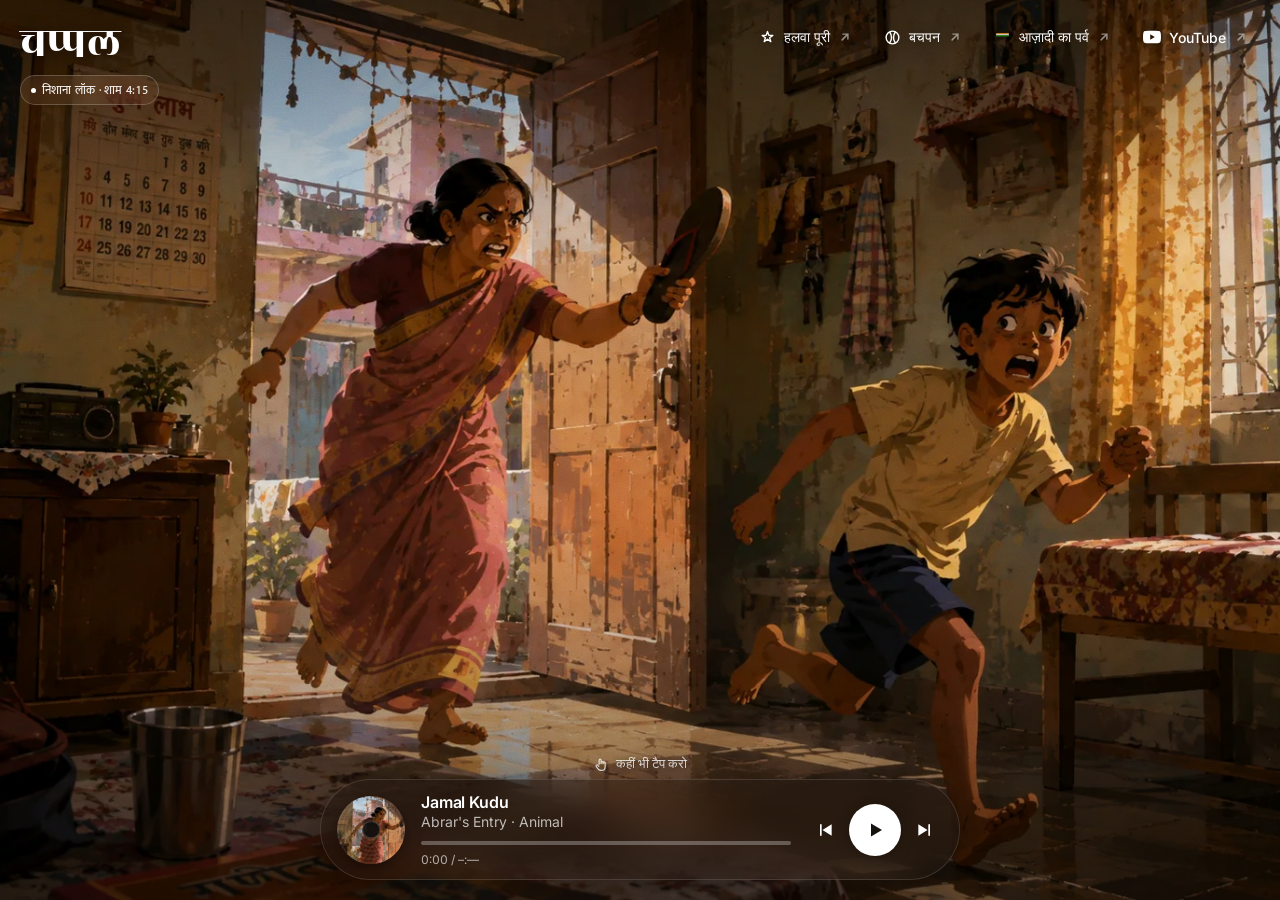
<file: chappal-wtf/index.html>
<!doctype html>
<html lang="hi">
  <head>
    <meta charset="utf-8" />
    <meta
      name="viewport"
      content="width=device-width, initial-scale=1, viewport-fit=cover"
    />
    <title>चप्पल</title>
    <meta
      name="description"
      content="Duniya ki pehli guided missile. Range unlimited."
    />
    <meta name="application-name" content="चप्पल" />
    <meta name="theme-color" content="#160a0c" />

    <link rel="icon" href="favicon.svg" type="image/svg+xml" />
    <link rel="apple-touch-icon" href="apple-touch-icon.png" />
    <link rel="manifest" href="site.webmanifest" />

    <!-- DEPLOY: og:url and og:image must be absolute or no preview card renders
     on WhatsApp, Twitter or iMessage. Change https://chappal-wtf.vercel.app if the
     domain changes — it is the only hard-coded host on the page. -->
    <link rel="canonical" href="https://chappal-wtf.vercel.app" />
    <meta property="og:type" content="website" />
    <meta property="og:url" content="https://chappal-wtf.vercel.app/" />
    <meta property="og:site_name" content="चप्पल" />
    <meta property="og:locale" content="hi_IN" />
    <meta property="og:title" content="चप्पल" />
    <meta
      property="og:description"
      content="Duniya ki pehli guided missile. Range unlimited."
    />
    <meta
      property="og:image"
      content="https://chappal-wtf.vercel.app/opengraph.jpg"
    />
    <meta property="og:image:type" content="image/jpeg" />
    <meta property="og:image:width" content="1200" />
    <meta property="og:image:height" content="630" />
    <meta name="twitter:card" content="summary_large_image" />
    <meta name="twitter:title" content="चप्पल" />
    <meta
      name="twitter:description"
      content="Duniya ki pehli guided missile. Range unlimited."
    />
    <meta
      name="twitter:image"
      content="https://chappal-wtf.vercel.app/opengraph.jpg"
    />

    <link rel="preconnect" href="https://fonts.googleapis.com" />
    <link rel="preconnect" href="https://fonts.gstatic.com" crossorigin />
    <link rel="preload" as="image" href="scene.webp" fetchpriority="high" />
    <link
      href="https://fonts.googleapis.com/css2?family=Inter:wght@400;500;600&family=Mukta:wght@500&family=Rozha+One&display=swap"
      rel="stylesheet"
    />
    <link rel="stylesheet" href="styles.css" />
  </head>
  <body>
    <div class="hero-bg" aria-hidden="true">
      <img
        class="bg-img"
        src="scene.webp"
        alt=""
        width="1537"
        height="1023"
        fetchpriority="high"
      />
      <div class="scrim"></div>
    </div>

    <div class="grain" aria-hidden="true"></div>
    <div class="fx" id="fx" aria-hidden="true"></div>

    <header class="brand">
      <h1 class="brand-name">चप्पल</h1>
      <span class="badge"
        ><span class="badge-dot" aria-hidden="true"></span>निशाना लॉक · शाम
        4:15</span
      >
    </header>

    <div class="links">
      <a class="pill" href="https://kanjak.vercel.app/" aria-label="हलवा पूरी">
        <svg
          width="17"
          height="17"
          viewBox="0 0 24 24"
          fill="none"
          stroke="white"
          stroke-width="1.9"
          stroke-linecap="round"
          stroke-linejoin="round"
          aria-hidden="true"
        >
          <path
            d="M12 3.6 13.9 9h5.6l-4.5 3.4 1.7 5.4L12 14.5l-4.7 3.3 1.7-5.4L4.5 9h5.6z"
          />
        </svg>
        <span class="pill-label">हलवा पूरी</span>
        <span class="pill-arrow" aria-hidden="true"
          ><svg
            width="14"
            height="14"
            viewBox="0 0 24 24"
            fill="none"
            stroke="white"
            stroke-width="2.5"
            stroke-linecap="round"
            stroke-linejoin="round"
          >
            <path d="M5 12h14M13 6l6 6-6 6" /></svg
        ></span>
      </a>
      <a class="pill" href="https://gullycricket-wtf.vercel.app/" aria-label="बचपन">
        <svg
          width="17"
          height="17"
          viewBox="0 0 24 24"
          fill="none"
          stroke="white"
          stroke-width="2"
          stroke-linecap="round"
          aria-hidden="true"
        >
          <circle cx="12" cy="12" r="9" />
          <path
            d="M8.2 4.6c1.6 2.2 2.4 4.7 2.4 7.4s-.8 5.2-2.4 7.4M15.8 4.6c-1.6 2.2-2.4 4.7-2.4 7.4s.8 5.2 2.4 7.4"
          />
        </svg>
        <span class="pill-label">बचपन</span>
        <span class="pill-arrow" aria-hidden="true"
          ><svg
            width="14"
            height="14"
            viewBox="0 0 24 24"
            fill="none"
            stroke="white"
            stroke-width="2.5"
            stroke-linecap="round"
            stroke-linejoin="round"
          >
            <path d="M5 12h14M13 6l6 6-6 6" /></svg
        ></span>
      </a>
      <a class="pill" href="https://swatantratadiwas.vercel.app/" aria-label="आज़ादी का पर्व">
        <svg width="17" height="17" viewBox="0 0 64 64" xmlns="http://www.w3.org/2000/svg" aria-hidden="true"><rect x="8" y="16" width="48" height="4" fill="#FF9933"/><rect x="8" y="20" width="48" height="4" fill="#FFFFFF"/><rect x="8" y="24" width="48" height="4" fill="#138808"/></svg>
        <span class="pill-label">आज़ादी का पर्व</span>
        <span class="pill-arrow" aria-hidden="true"><svg width="14" height="14" viewBox="0 0 24 24" fill="none" stroke="white" stroke-width="2.5" stroke-linecap="round" stroke-linejoin="round"><path d="M5 12h14M13 6l6 6-6 6"/></svg></span>
      </a>
      <a
        class="pill"
        id="yt-link"
        href="https://www.youtube.com/watch?v=PmdyY38g6Rg"
        target="_blank"
        rel="noopener noreferrer"
        aria-label="Open on YouTube"
      >
        <svg
          width="18"
          height="18"
          viewBox="0 0 24 24"
          fill="white"
          aria-hidden="true"
        >
          <path
            d="M23.5 6.2a3 3 0 0 0-2.1-2.1C19.5 3.6 12 3.6 12 3.6s-7.5 0-9.4.5A3 3 0 0 0 .5 6.2C0 8.1 0 12 0 12s0 3.9.5 5.8a3 3 0 0 0 2.1 2.1c1.9.5 9.4.5 9.4.5s7.5 0 9.4-.5a3 3 0 0 0 2.1-2.1c.5-1.9.5-5.8.5-5.8s0-3.9-.5-5.8ZM9.6 15.6V8.4l6.2 3.6-6.2 3.6Z"
          />
        </svg>
        <span class="pill-label">YouTube</span>
        <span class="pill-arrow" aria-hidden="true">
          <svg
            width="14"
            height="14"
            viewBox="0 0 24 24"
            fill="none"
            stroke="white"
            stroke-width="2.5"
            stroke-linecap="round"
            stroke-linejoin="round"
          >
            <path d="M5 12h14M13 6l6 6-6 6" />
          </svg>
        </span>
      </a>
    </div>

    <p class="hint" id="hint" aria-hidden="true">
      <svg
        width="15"
        height="15"
        viewBox="0 0 24 24"
        fill="none"
        stroke="currentColor"
        stroke-width="1.9"
        stroke-linecap="round"
        stroke-linejoin="round"
        aria-hidden="true"
      >
        <path
          d="M9 11.5V5a1.6 1.6 0 0 1 3.2 0v5.2m0-1.3a1.6 1.6 0 0 1 3.2 0v1.6m0-1a1.6 1.6 0 0 1 3.2 0V16a5.5 5.5 0 0 1-5.5 5.5h-1.2a5.6 5.6 0 0 1-4.4-2.2l-3-4a1.6 1.6 0 0 1 2.5-2l1.6 1.7"
        />
      </svg>
      कहीं भी टैप करो
    </p>

    <section class="player" id="player-card" aria-label="Now playing">
      <div class="disc" id="disc">
        <img
          id="cover"
          src="cover-jamal.webp"
          alt=""
          width="320"
          height="320"
        />
        <span class="disc-sheen" aria-hidden="true"></span>
        <span class="disc-hole" aria-hidden="true"></span>
      </div>

      <div class="meta">
        <div class="title" id="track-title">Jamal Kudu</div>
        <div class="artist" id="track-artist">Abrar's Entry · Animal</div>
        <input
          class="seek"
          id="seek"
          type="range"
          min="0"
          max="1000"
          value="0"
          step="1"
          aria-label="Seek"
          style="--progress: 0%"
        />
        <div class="time">
          <span id="elapsed">0:00</span> / <span id="duration">–:––</span>
        </div>
      </div>

      <div class="controls">
        <button class="ctl" id="prev" type="button" aria-label="गली क्रिकेट">
          <svg
            width="20"
            height="20"
            viewBox="0 0 24 24"
            fill="currentColor"
            aria-hidden="true"
          >
            <path d="M6 5h2v14H6zM20 5v14l-11-7z" />
          </svg>
        </button>
        <button class="ctl play" id="play" type="button" aria-label="Play">
          <svg
            class="i-play"
            width="24"
            height="24"
            viewBox="0 0 24 24"
            fill="currentColor"
            aria-hidden="true"
          >
            <path d="M8 5.5v13l11-6.5z" />
          </svg>
          <svg
            class="i-pause"
            width="24"
            height="24"
            viewBox="0 0 24 24"
            fill="currentColor"
            aria-hidden="true"
          >
            <path d="M7 5h3.5v14H7zM13.5 5H17v14h-3.5z" />
          </svg>
        </button>
        <button class="ctl" id="next" type="button" aria-label="स्वतंत्रता दिवस">
          <svg
            width="20"
            height="20"
            viewBox="0 0 24 24"
            fill="currentColor"
            aria-hidden="true"
          >
            <path d="M16 5h2v14h-2zM4 5l11 7-11 7z" />
          </svg>
        </button>
      </div>
    </section>

    <div class="yt-host" aria-hidden="true"><div id="yt-player"></div></div>

    <script src="player.js" defer></script>
    <script src="app.js" defer></script>
    <script src="https://www.youtube.com/iframe_api" defer></script>
  </body>
</html>
</file>
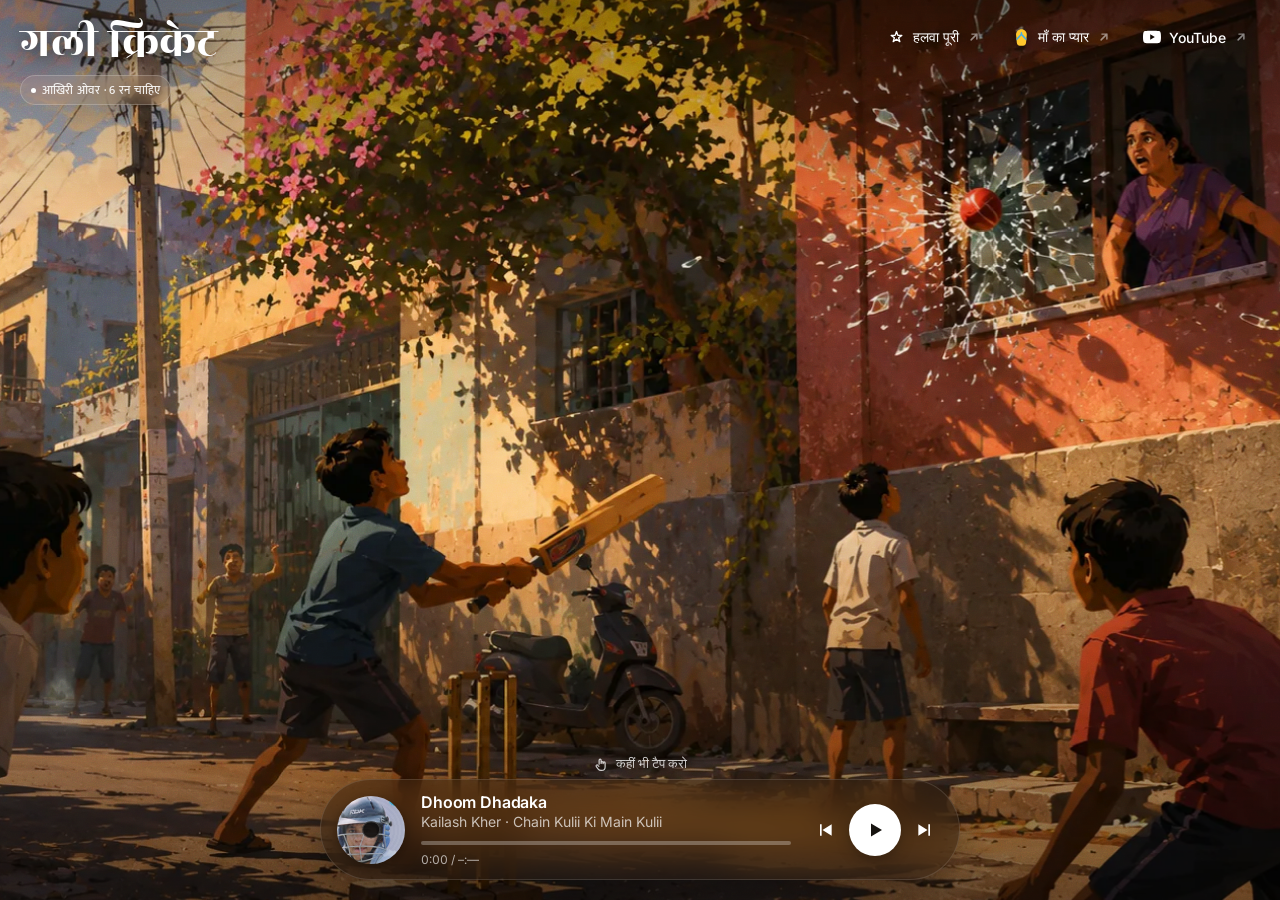
<file: gully-cricket-wtf/index.html>
<!DOCTYPE html>
<html lang="hi">
<head>
<meta charset="utf-8">
<meta name="viewport" content="width=device-width, initial-scale=1, viewport-fit=cover">
<title>गली क्रिकेट</title>
<meta name="description" content="Khidki tootne se theek pehle wala shot.">
<meta name="application-name" content="गली क्रिकेट">
<meta name="theme-color" content="#140d06">

<link rel="icon" href="favicon.svg" type="image/svg+xml">
<link rel="apple-touch-icon" href="apple-touch-icon.png">
<link rel="manifest" href="site.webmanifest">

<!-- DEPLOY: og:url and og:image must be absolute or no preview card renders
     on WhatsApp, Twitter or iMessage. Change https://gullycricket.vercel.app if the
     domain changes — it is the only hard-coded host on the page. -->
<link rel="canonical" href="https://gullycricket.vercel.app/">
<meta property="og:type" content="website">
<meta property="og:url" content="https://gullycricket.vercel.app/">
<meta property="og:site_name" content="गली क्रिकेट">
<meta property="og:locale" content="hi_IN">
<meta property="og:title" content="गली क्रिकेट">
<meta property="og:description" content="Khidki tootne se theek pehle wala shot.">
<meta property="og:image" content="https://gullycricket.vercel.app/opengraph.jpg">
<meta property="og:image:type" content="image/jpeg">
<meta property="og:image:width" content="1200">
<meta property="og:image:height" content="630">
<meta name="twitter:card" content="summary_large_image">
<meta name="twitter:title" content="गली क्रिकेट">
<meta name="twitter:description" content="Khidki tootne se theek pehle wala shot.">
<meta name="twitter:image" content="https://gullycricket.vercel.app/opengraph.jpg">

<link rel="preconnect" href="https://fonts.googleapis.com">
<link rel="preconnect" href="https://fonts.gstatic.com" crossorigin>
<link rel="preload" as="image" href="scene.webp" fetchpriority="high">
<link href="https://fonts.googleapis.com/css2?family=Inter:wght@400;500;600&family=Mukta:wght@500&family=Rozha+One&display=swap" rel="stylesheet">
<link rel="stylesheet" href="styles.css">
</head>
<body>

<div class="hero-bg" aria-hidden="true">
  <img class="bg-img" src="scene.webp" alt="" width="1672" height="941" fetchpriority="high">
  <div class="scrim"></div>
</div>

<div class="grain" aria-hidden="true"></div>
<div class="fx" id="fx" aria-hidden="true"></div>

<header class="brand">
  <h1 class="brand-name">गली क्रिकेट</h1>
  <span class="badge"><span class="badge-dot" aria-hidden="true"></span>आखिरी ओवर · 6 रन चाहिए</span>
</header>

<div class="links">
  <a class="pill" href="https://kanjak.vercel.app/" aria-label="हलवा पूरी">
    <svg width="17" height="17" viewBox="0 0 24 24" fill="none" stroke="white" stroke-width="1.9" stroke-linecap="round" stroke-linejoin="round" aria-hidden="true"><path d="M12 3.6 13.9 9h5.6l-4.5 3.4 1.7 5.4L12 14.5l-4.7 3.3 1.7-5.4L4.5 9h5.6z"/></svg>
    <span class="pill-label">हलवा पूरी</span>
    <span class="pill-arrow" aria-hidden="true"><svg width="14" height="14" viewBox="0 0 24 24" fill="none" stroke="white" stroke-width="2.5" stroke-linecap="round" stroke-linejoin="round"><path d="M5 12h14M13 6l6 6-6 6"/></svg></span>
  </a>
  <a class="pill" href="https://maakachappal.vercel.app/" aria-label="माँ का प्यार">
    <svg width="17" height="17" viewBox="0 72 236 368" aria-hidden="true"><path fill="#FFC72D" d="M202.841,115.479c-22.04-24.327-53.512-38.276-86.338-38.276s-64.298,13.95-86.338,38.276s-32.826,57.016-29.606,89.683l6.963,70.511l4.392,44.398l5.541,56.117c3.3,33.406,31.108,58.609,64.685,58.609h68.724c33.577,0,61.385-25.191,64.685-58.609l5.541-56.117l4.392-44.409l6.963-70.499C235.679,172.495,224.881,139.805,202.841,115.479z"/><path fill="#48AEE2" d="M133.573,181.383v-26.055c0-9.426-7.642-17.067-17.067-17.067s-17.067,7.642-17.067,17.067v26.05L7.523,275.672l4.392,44.398l104.588-107.296L221.092,320.07l4.392-44.409L133.573,181.383z"/></svg>
    <span class="pill-label">माँ का प्यार</span>
    <span class="pill-arrow" aria-hidden="true"><svg width="14" height="14" viewBox="0 0 24 24" fill="none" stroke="white" stroke-width="2.5" stroke-linecap="round" stroke-linejoin="round"><path d="M5 12h14M13 6l6 6-6 6"/></svg></span>
  </a>
  <a class="pill" id="yt-link" href="https://www.youtube.com/watch?v=GhjuKB2Kegw" target="_blank" rel="noopener noreferrer" aria-label="Open on YouTube">
    <svg width="18" height="18" viewBox="0 0 24 24" fill="white" aria-hidden="true"><path d="M23.5 6.2a3 3 0 0 0-2.1-2.1C19.5 3.6 12 3.6 12 3.6s-7.5 0-9.4.5A3 3 0 0 0 .5 6.2C0 8.1 0 12 0 12s0 3.9.5 5.8a3 3 0 0 0 2.1 2.1c1.9.5 9.4.5 9.4.5s7.5 0 9.4-.5a3 3 0 0 0 2.1-2.1c.5-1.9.5-5.8.5-5.8s0-3.9-.5-5.8ZM9.6 15.6V8.4l6.2 3.6-6.2 3.6Z"/></svg>
    <span class="pill-label">YouTube</span>
    <span class="pill-arrow" aria-hidden="true">
      <svg width="14" height="14" viewBox="0 0 24 24" fill="none" stroke="white" stroke-width="2.5" stroke-linecap="round" stroke-linejoin="round"><path d="M5 12h14M13 6l6 6-6 6"/></svg>
    </span>
  </a>
</div>

<p class="hint" id="hint" aria-hidden="true">
  <svg width="15" height="15" viewBox="0 0 24 24" fill="none" stroke="currentColor" stroke-width="1.9" stroke-linecap="round" stroke-linejoin="round" aria-hidden="true">
    <path d="M9 11.5V5a1.6 1.6 0 0 1 3.2 0v5.2m0-1.3a1.6 1.6 0 0 1 3.2 0v1.6m0-1a1.6 1.6 0 0 1 3.2 0V16a5.5 5.5 0 0 1-5.5 5.5h-1.2a5.6 5.6 0 0 1-4.4-2.2l-3-4a1.6 1.6 0 0 1 2.5-2l1.6 1.7"/>
  </svg>
  कहीं भी टैप करो
</p>

<section class="player" id="player-card" aria-label="Now playing">
  <div class="disc" id="disc">
    <img id="cover" src="cover-dhoom.webp" alt="" width="320" height="320">
    <span class="disc-sheen" aria-hidden="true"></span>
    <span class="disc-hole" aria-hidden="true"></span>
  </div>

  <div class="meta">
    <div class="title" id="track-title">Dhoom Dhadaka</div>
    <div class="artist" id="track-artist">Kailash Kher · Chain Kulii Ki Main Kulii</div>
    <input class="seek" id="seek" type="range" min="0" max="1000" value="0" step="1" aria-label="Seek" style="--progress: 0%;">
    <div class="time"><span id="elapsed">0:00</span> / <span id="duration">–:––</span></div>
  </div>

  <div class="controls">
    <button class="ctl" id="prev" type="button" aria-label="कंजक">
      <svg width="20" height="20" viewBox="0 0 24 24" fill="currentColor" aria-hidden="true"><path d="M6 5h2v14H6zM20 5v14l-11-7z"/></svg>
    </button>
    <button class="ctl play" id="play" type="button" aria-label="Play">
      <svg class="i-play" width="24" height="24" viewBox="0 0 24 24" fill="currentColor" aria-hidden="true"><path d="M8 5.5v13l11-6.5z"/></svg>
      <svg class="i-pause" width="24" height="24" viewBox="0 0 24 24" fill="currentColor" aria-hidden="true"><path d="M7 5h3.5v14H7zM13.5 5H17v14h-3.5z"/></svg>
    </button>
    <button class="ctl" id="next" type="button" aria-label="चप्पल">
      <svg width="20" height="20" viewBox="0 0 24 24" fill="currentColor" aria-hidden="true"><path d="M16 5h2v14h-2zM4 5l11 7-11 7z"/></svg>
    </button>
  </div>
</section>

<div class="yt-host" aria-hidden="true"><div id="yt-player"></div></div>

<script src="player.js" defer></script>
<script src="app.js" defer></script>
<script src="https://www.youtube.com/iframe_api" defer></script>
</body>
</html>
</file>
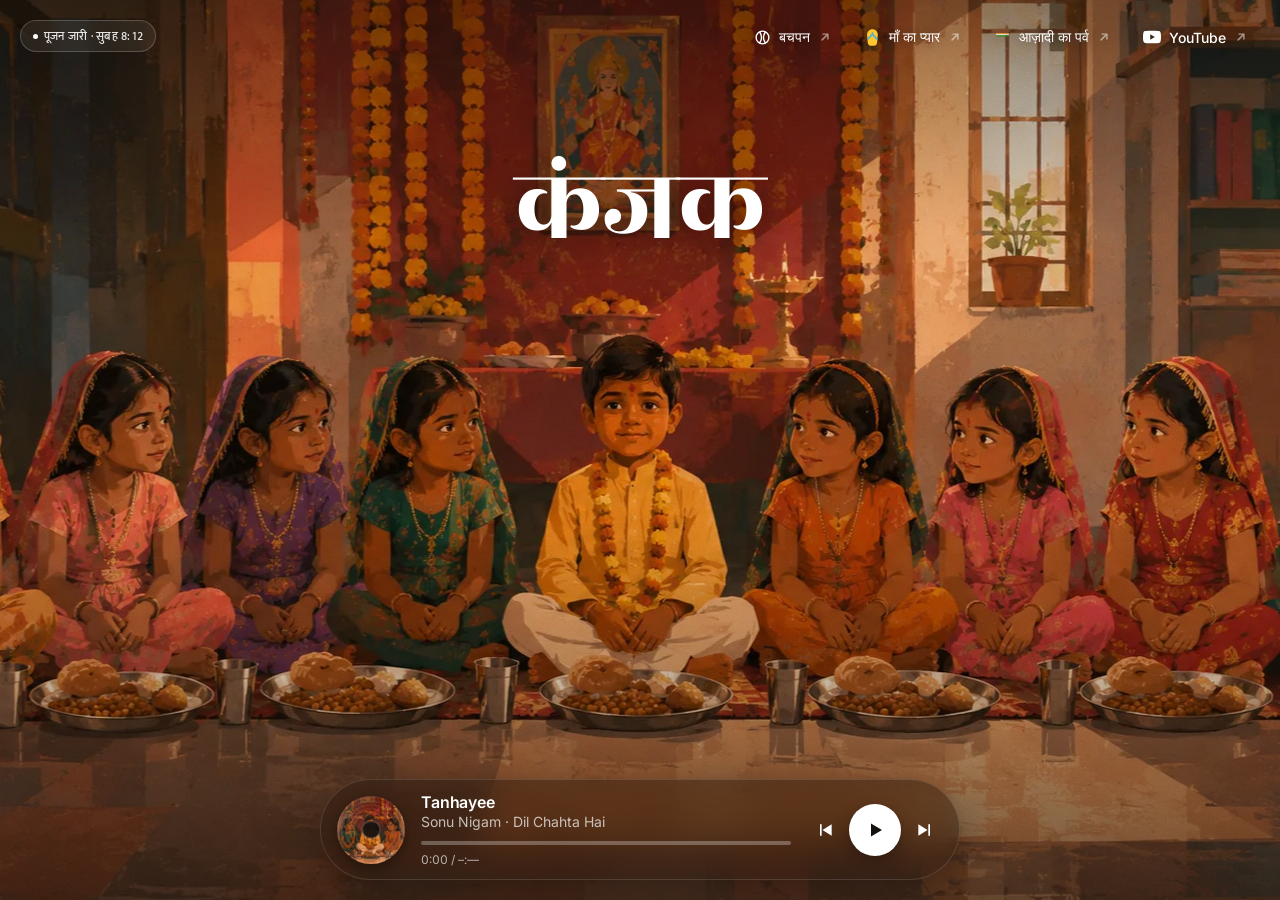
<file: kanjak-wtf/index.html>
<!DOCTYPE html>
<html lang="hi">
<head>
<meta charset="utf-8">
<meta name="viewport" content="width=device-width, initial-scale=1, viewport-fit=cover">
<title>कंजक</title>
<meta name="description" content="Ashtami ki subah, halwa-puri, aur woh ek ladka.">
<meta name="application-name" content="कंजक">
<meta name="theme-color" content="#1a0e08">

<link rel="icon" href="favicon.svg" type="image/svg+xml">
<link rel="apple-touch-icon" href="apple-touch-icon.png">
<link rel="manifest" href="site.webmanifest">

<!-- DEPLOY: og:url and og:image must be absolute or no preview card renders
     on WhatsApp, Twitter or iMessage. Change https://kanjak.vercel.app if the
     domain changes — it is the only hard-coded host on the page. -->
<link rel="canonical" href="https://kanjak.vercel.app/">
<meta property="og:type" content="website">
<meta property="og:url" content="https://kanjak.vercel.app/">
<meta property="og:site_name" content="कंजक">
<meta property="og:locale" content="hi_IN">
<meta property="og:title" content="कंजक">
<meta property="og:description" content="Ashtami ki subah, halwa-puri, aur woh ek ladka.">
<meta property="og:image" content="https://kanjak.vercel.app/opengraph.jpg">
<meta property="og:image:type" content="image/jpeg">
<meta property="og:image:width" content="1200">
<meta property="og:image:height" content="630">
<meta name="twitter:card" content="summary_large_image">
<meta name="twitter:title" content="कंजक">
<meta name="twitter:description" content="Ashtami ki subah, halwa-puri, aur woh ek ladka.">
<meta name="twitter:image" content="https://kanjak.vercel.app/opengraph.jpg">

<link rel="preconnect" href="https://fonts.googleapis.com">
<link rel="preconnect" href="https://fonts.gstatic.com" crossorigin>
<link rel="preload" as="image" href="scene.webp" fetchpriority="high">
<link href="https://fonts.googleapis.com/css2?family=Inter:wght@400;500;600&family=Mukta:wght@500&family=Rozha+One&display=swap" rel="stylesheet">
<link rel="stylesheet" href="styles.css">
</head>
<body>

<div class="hero-bg" aria-hidden="true">
  <img class="bg-img" src="scene.webp" alt="" width="1649" height="954" fetchpriority="high">
  <div class="scrim"></div>
</div>

<div class="grain" aria-hidden="true"></div>

<header class="brand">
  <h1 class="brand-name">कंजक</h1>
</header>

<div class="status">
  <span class="badge"><span class="badge-dot" aria-hidden="true"></span>पूजन जारी · सुबह 8:12</span>
</div>

<div class="links">
  <a class="pill" href="https://gullycricket-wtf.vercel.app/" aria-label="बचपन">
    <svg width="17" height="17" viewBox="0 0 24 24" fill="none" stroke="white" stroke-width="2" stroke-linecap="round" aria-hidden="true"><circle cx="12" cy="12" r="9"/><path d="M8.2 4.6c1.6 2.2 2.4 4.7 2.4 7.4s-.8 5.2-2.4 7.4M15.8 4.6c-1.6 2.2-2.4 4.7-2.4 7.4s.8 5.2 2.4 7.4"/></svg>
    <span class="pill-label">बचपन</span>
    <span class="pill-arrow" aria-hidden="true"><svg width="14" height="14" viewBox="0 0 24 24" fill="none" stroke="white" stroke-width="2.5" stroke-linecap="round" stroke-linejoin="round"><path d="M5 12h14M13 6l6 6-6 6"/></svg></span>
  </a>
  <a class="pill" href="https://chappal-wtf.vercel.app/" aria-label="माँ का प्यार">
    <svg width="17" height="17" viewBox="0 72 236 368" aria-hidden="true"><path fill="#FFC72D" d="M202.841,115.479c-22.04-24.327-53.512-38.276-86.338-38.276s-64.298,13.95-86.338,38.276s-32.826,57.016-29.606,89.683l6.963,70.511l4.392,44.398l5.541,56.117c3.3,33.406,31.108,58.609,64.685,58.609h68.724c33.577,0,61.385-25.191,64.685-58.609l5.541-56.117l4.392-44.409l6.963-70.499C235.679,172.495,224.881,139.805,202.841,115.479z"/><path fill="#48AEE2" d="M133.573,181.383v-26.055c0-9.426-7.642-17.067-17.067-17.067s-17.067,7.642-17.067,17.067v26.05L7.523,275.672l4.392,44.398l104.588-107.296L221.092,320.07l4.392-44.409L133.573,181.383z"/></svg>
    <span class="pill-label">माँ का प्यार</span>
    <span class="pill-arrow" aria-hidden="true"><svg width="14" height="14" viewBox="0 0 24 24" fill="none" stroke="white" stroke-width="2.5" stroke-linecap="round" stroke-linejoin="round"><path d="M5 12h14M13 6l6 6-6 6"/></svg></span>
  </a>
  <a class="pill" href="https://swatantratadiwas.vercel.app/" aria-label="आज़ादी का पर्व">
    <svg width="17" height="17" viewBox="0 0 64 64" xmlns="http://www.w3.org/2000/svg" aria-hidden="true"><rect x="8" y="16" width="48" height="4" fill="#FF9933"/><rect x="8" y="20" width="48" height="4" fill="#FFFFFF"/><rect x="8" y="24" width="48" height="4" fill="#138808"/></svg>
    <span class="pill-label">आज़ादी का पर्व</span>
    <span class="pill-arrow" aria-hidden="true"><svg width="14" height="14" viewBox="0 0 24 24" fill="none" stroke="white" stroke-width="2.5" stroke-linecap="round" stroke-linejoin="round"><path d="M5 12h14M13 6l6 6-6 6"/></svg></span>
  </a>
  <a class="pill" id="yt-link" href="https://www.youtube.com/watch?v=Q0UlQ_-YyjU" target="_blank" rel="noopener noreferrer" aria-label="Open on YouTube">
    <svg width="18" height="18" viewBox="0 0 24 24" fill="white" aria-hidden="true"><path d="M23.5 6.2a3 3 0 0 0-2.1-2.1C19.5 3.6 12 3.6 12 3.6s-7.5 0-9.4.5A3 3 0 0 0 .5 6.2C0 8.1 0 12 0 12s0 3.9.5 5.8a3 3 0 0 0 2.1 2.1c1.9.5 9.4.5 9.4.5s7.5 0 9.4-.5a3 3 0 0 0 2.1-2.1c.5-1.9.5-5.8.5-5.8s0-3.9-.5-5.8ZM9.6 15.6V8.4l6.2 3.6-6.2 3.6Z"/></svg>
    <span class="pill-label">YouTube</span>
    <span class="pill-arrow" aria-hidden="true">
      <svg width="14" height="14" viewBox="0 0 24 24" fill="none" stroke="white" stroke-width="2.5" stroke-linecap="round" stroke-linejoin="round"><path d="M5 12h14M13 6l6 6-6 6"/></svg>
    </span>
  </a>
</div>

<section class="player" id="player-card" aria-label="Now playing">
  <div class="disc" id="disc">
    <img id="cover" src="cover-tanhayee.webp" alt="" width="320" height="320">
    <span class="disc-sheen" aria-hidden="true"></span>
    <span class="disc-hole" aria-hidden="true"></span>
  </div>

  <div class="meta">
    <div class="title" id="track-title">Tanhayee</div>
    <div class="artist" id="track-artist">Sonu Nigam · Dil Chahta Hai</div>
    <input class="seek" id="seek" type="range" min="0" max="1000" value="0" step="1" aria-label="Seek" style="--progress: 0%;">
    <div class="time"><span id="elapsed">0:00</span> / <span id="duration">–:––</span></div>
  </div>

  <div class="controls">
    <button class="ctl" id="prev" type="button" aria-label="स्वतंत्रता दिवस">
      <svg width="20" height="20" viewBox="0 0 24 24" fill="currentColor" aria-hidden="true"><path d="M6 5h2v14H6zM20 5v14l-11-7z"/></svg>
    </button>
    <button class="ctl play" id="play" type="button" aria-label="Play">
      <svg class="i-play" width="24" height="24" viewBox="0 0 24 24" fill="currentColor" aria-hidden="true"><path d="M8 5.5v13l11-6.5z"/></svg>
      <svg class="i-pause" width="24" height="24" viewBox="0 0 24 24" fill="currentColor" aria-hidden="true"><path d="M7 5h3.5v14H7zM13.5 5H17v14h-3.5z"/></svg>
    </button>
    <button class="ctl" id="next" type="button" aria-label="गली क्रिकेट">
      <svg width="20" height="20" viewBox="0 0 24 24" fill="currentColor" aria-hidden="true"><path d="M16 5h2v14h-2zM4 5l11 7-11 7z"/></svg>
    </button>
  </div>
</section>

<div class="yt-host" aria-hidden="true"><div id="yt-player"></div></div>

<script src="player.js" defer></script>
<script src="app.js" defer></script>
<script src="https://www.youtube.com/iframe_api" defer></script>
</body>
</html>
</file>
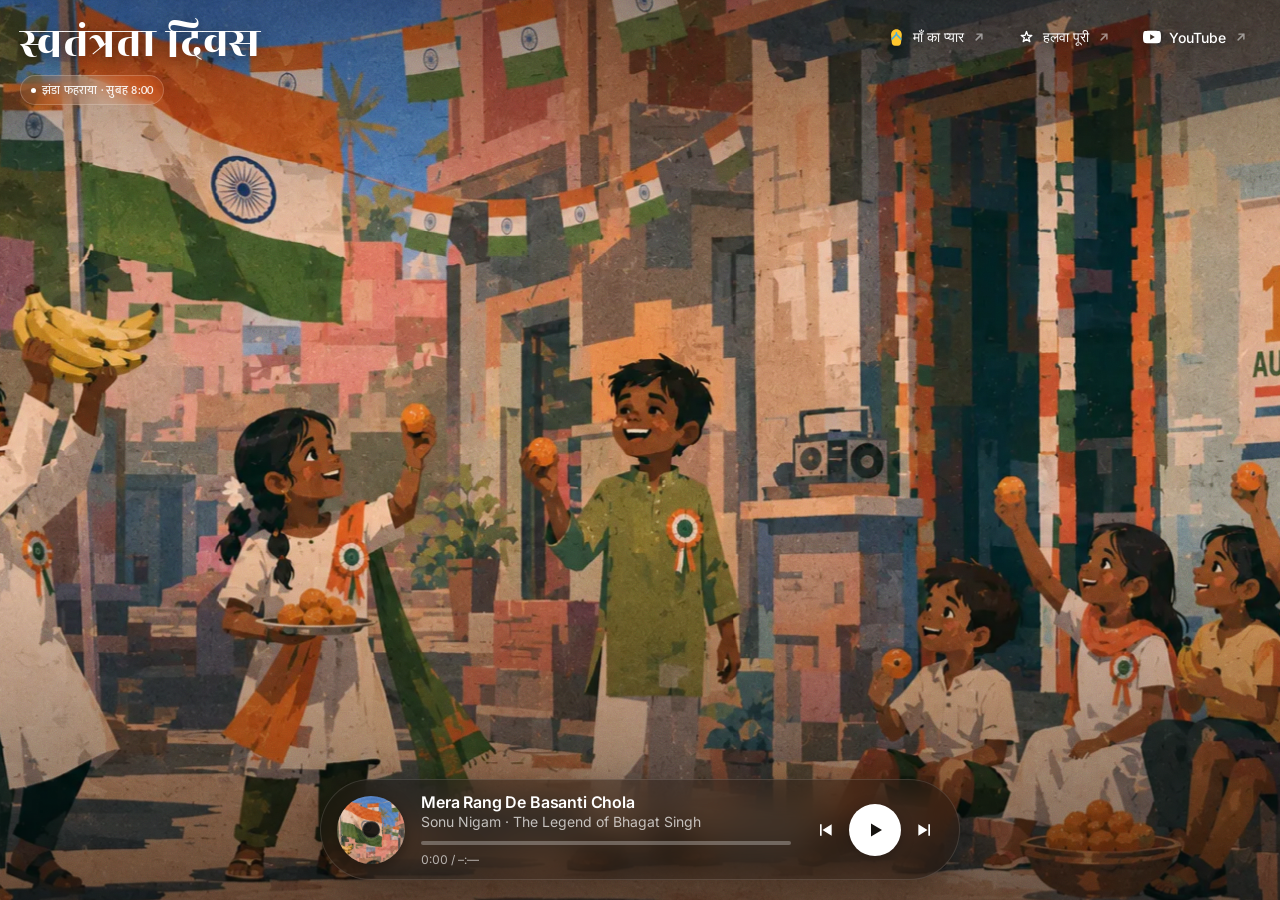
<file: swatantratadiwas-wtf/index.html>
<!DOCTYPE html>
<html lang="hi">
<head>
<meta charset="utf-8">
<meta name="viewport" content="width=device-width, initial-scale=1, viewport-fit=cover">
<title>स्वतंत्रता दिवस</title>
<meta name="description" content="15 अगस्त, गली में तिरंगा, और सब अपना आज़ादी मनाते हैं।">
<meta name="application-name" content="स्वतंत्रता दिवस">
<meta name="theme-color" content="#1a3a52">

<link rel="icon" href="favicon.svg" type="image/svg+xml">
<link rel="apple-touch-icon" href="apple-touch-icon.png">
<link rel="manifest" href="site.webmanifest">

<!-- DEPLOY: og:url and og:image must be absolute or no preview card renders
     on WhatsApp, Twitter or iMessage. Change https://swatantratadiwas.vercel.app if the
     domain changes — it is the only hard-coded host on the page. -->
<link rel="canonical" href="https://swatantratadiwas.vercel.app/">
<meta property="og:type" content="website">
<meta property="og:url" content="https://swatantratadiwas.vercel.app/">
<meta property="og:site_name" content="स्वतंत्रता दिवस">
<meta property="og:locale" content="hi_IN">
<meta property="og:title" content="स्वतंत्रता दिवस">
<meta property="og:description" content="15 अगस्त, गली में तिरंगा, और सब अपना आज़ादी मनाते हैं।">
<meta property="og:image" content="https://swatantratadiwas.vercel.app/opengraph.jpg">
<meta property="og:image:type" content="image/jpeg">
<meta property="og:image:width" content="1200">
<meta property="og:image:height" content="630">
<meta name="twitter:card" content="summary_large_image">
<meta name="twitter:title" content="स्वतंत्रता दिवस">
<meta name="twitter:description" content="15 अगस्त, गली में तिरंगा, और सब अपना आज़ादी मनाते हैं।">
<meta name="twitter:image" content="https://swatantratadiwas.vercel.app/opengraph.jpg">

<link rel="preconnect" href="https://fonts.googleapis.com">
<link rel="preconnect" href="https://fonts.gstatic.com" crossorigin>
<link rel="preload" as="image" href="scene.webp" fetchpriority="high">
<link href="https://fonts.googleapis.com/css2?family=Inter:wght@400;500;600&family=Mukta:wght@500&family=Rozha+One&display=swap" rel="stylesheet">
<link rel="stylesheet" href="styles.css">
</head>
<body>

<div class="hero-bg" aria-hidden="true">
  <img class="bg-img" src="scene.webp" alt="" width="1666" height="944" fetchpriority="high">
  <div class="scrim"></div>
</div>

<div class="grain" aria-hidden="true"></div>

<header class="brand">
  <h1 class="brand-name">स्वतंत्रता दिवस</h1>
  <span class="badge"><span class="badge-dot" aria-hidden="true"></span>झंडा फहराया · सुबह 8:00</span>
</header>

<div class="links">
  <a class="pill" href="https://chappal-wtf.vercel.app/" aria-label="माँ का प्यार">
    <svg width="17" height="17" viewBox="0 72 236 368" aria-hidden="true"><path fill="#FFC72D" d="M202.841,115.479c-22.04-24.327-53.512-38.276-86.338-38.276s-64.298,13.95-86.338,38.276s-32.826,57.016-29.606,89.683l6.963,70.511l4.392,44.398l5.541,56.117c3.3,33.406,31.108,58.609,64.685,58.609h68.724c33.577,0,61.385-25.191,64.685-58.609l5.541-56.117l4.392-44.409l6.963-70.499C235.679,172.495,224.881,139.805,202.841,115.479z"/><path fill="#48AEE2" d="M133.573,181.383v-26.055c0-9.426-7.642-17.067-17.067-17.067s-17.067,7.642-17.067,17.067v26.05L7.523,275.672l4.392,44.398l104.588-107.296L221.092,320.07l4.392-44.409L133.573,181.383z"/></svg>
    <span class="pill-label">माँ का प्यार</span>
    <span class="pill-arrow" aria-hidden="true"><svg width="14" height="14" viewBox="0 0 24 24" fill="none" stroke="white" stroke-width="2.5" stroke-linecap="round" stroke-linejoin="round"><path d="M5 12h14M13 6l6 6-6 6"/></svg></span>
  </a>
  <a class="pill" href="https://kanjak.vercel.app/" aria-label="हलवा पूरी">
    <svg width="17" height="17" viewBox="0 0 24 24" fill="none" stroke="white" stroke-width="1.9" stroke-linecap="round" stroke-linejoin="round" aria-hidden="true"><path d="M12 3.6 13.9 9h5.6l-4.5 3.4 1.7 5.4L12 14.5l-4.7 3.3 1.7-5.4L4.5 9h5.6z"/></svg>
    <span class="pill-label">हलवा पूरी</span>
    <span class="pill-arrow" aria-hidden="true"><svg width="14" height="14" viewBox="0 0 24 24" fill="none" stroke="white" stroke-width="2.5" stroke-linecap="round" stroke-linejoin="round"><path d="M5 12h14M13 6l6 6-6 6"/></svg></span>
  </a>
  <a class="pill" id="yt-link" href="https://www.youtube.com/watch?v=MFGimwvSXYY" target="_blank" rel="noopener noreferrer" aria-label="Open on YouTube">
    <svg width="18" height="18" viewBox="0 0 24 24" fill="white" aria-hidden="true"><path d="M23.5 6.2a3 3 0 0 0-2.1-2.1C19.5 3.6 12 3.6 12 3.6s-7.5 0-9.4.5A3 3 0 0 0 .5 6.2C0 8.1 0 12 0 12s0 3.9.5 5.8a3 3 0 0 0 2.1 2.1c1.9.5 9.4.5 9.4.5s7.5 0 9.4-.5a3 3 0 0 0 2.1-2.1c.5-1.9.5-5.8.5-5.8s0-3.9-.5-5.8ZM9.6 15.6V8.4l6.2 3.6-6.2 3.6Z"/></svg>
    <span class="pill-label">YouTube</span>
    <span class="pill-arrow" aria-hidden="true">
      <svg width="14" height="14" viewBox="0 0 24 24" fill="none" stroke="white" stroke-width="2.5" stroke-linecap="round" stroke-linejoin="round"><path d="M5 12h14M13 6l6 6-6 6"/></svg>
    </span>
  </a>
</div>

<section class="player" id="player-card" aria-label="Now playing">
  <div class="disc" id="disc">
    <img id="cover" src="cover-rang.webp" alt="" width="320" height="320">
    <span class="disc-sheen" aria-hidden="true"></span>
    <span class="disc-hole" aria-hidden="true"></span>
  </div>

  <div class="meta">
    <div class="title" id="track-title">Mera Rang De Basanti Chola</div>
    <div class="artist" id="track-artist">Sonu Nigam · The Legend of Bhagat Singh</div>
    <input class="seek" id="seek" type="range" min="0" max="1000" value="0" step="1" aria-label="Seek" style="--progress: 0%;">
    <div class="time"><span id="elapsed">0:00</span> / <span id="duration">–:––</span></div>
  </div>

  <div class="controls">
    <button class="ctl" id="prev" type="button" aria-label="चप्पल">
      <svg width="20" height="20" viewBox="0 0 24 24" fill="currentColor" aria-hidden="true"><path d="M6 5h2v14H6zM20 5v14l-11-7z"/></svg>
    </button>
    <button class="ctl play" id="play" type="button" aria-label="Play">
      <svg class="i-play" width="24" height="24" viewBox="0 0 24 24" fill="currentColor" aria-hidden="true"><path d="M8 5.5v13l11-6.5z"/></svg>
      <svg class="i-pause" width="24" height="24" viewBox="0 0 24 24" fill="currentColor" aria-hidden="true"><path d="M7 5h3.5v14H7zM13.5 5H17v14h-3.5z"/></svg>
    </button>
    <button class="ctl" id="next" type="button" aria-label="गली क्रिकेट">
      <svg width="20" height="20" viewBox="0 0 24 24" fill="currentColor" aria-hidden="true"><path d="M16 5h2v14h-2zM4 5l11 7-11 7z"/></svg>
    </button>
  </div>
</section>

<div class="yt-host" aria-hidden="true"><div id="yt-player"></div></div>

<script src="player.js" defer></script>
<script src="app.js" defer></script>
<script src="https://www.youtube.com/iframe_api" defer></script>
</body>
</html>
</file>
<file: chappal-wtf/styles.css>
*, *::before, *::after { box-sizing: border-box; }

:root {
  --edge: 20px;
  --shadow-text: 0 1px 6px rgba(0, 0, 0, 0.5);
}

html, body { margin: 0; padding: 0; height: 100%; }

/* Background lives on <html> only. A background on <body> would paint over
   .hero-bg, which sits at a negative z-index. */
html { background: #0b0b0b; }

body {
  font-family: Inter, -apple-system, BlinkMacSystemFont, "Segoe UI", sans-serif;
  color: #fff;
  overflow: hidden;
  -webkit-font-smoothing: antialiased;
}

/* ---------- background ---------- */

.hero-bg {
  position: fixed;
  inset: 0;
  z-index: -10;
  overflow: hidden;
}

/* One still, overscaled so the drift never exposes an edge. The two
   animations use separate CSS properties, so they compose instead of
   overwriting each other, and their durations are deliberately not multiples
   of one another — the combined pattern takes minutes to repeat and never
   reads as a metronome. */
.bg-img {
  position: absolute;
  inset: 0;
  width: 100%;
  height: 100%;
  object-fit: cover;
  object-position: 50% 50%;
  scale: 1.06;
  animation: drift 41s ease-in-out infinite alternate,
             sway 29s ease-in-out infinite alternate;
  will-change: translate, rotate;
}

@keyframes drift {
  from { translate: -0.8% 0.5%; }
  to   { translate: 0.8% -0.5%; }
}

@keyframes sway {
  from { rotate: -0.12deg; }
  to   { rotate: 0.12deg; }
}

/* Top and bottom only, to keep the fixed UI readable. The middle stays clear
   so the artwork reads on its own. */
.scrim {
  position: absolute;
  inset: 0;
  pointer-events: none;
  background: linear-gradient(to bottom,
    rgba(0,0,0,0.38) 0%,
    rgba(0,0,0,0) 26%,
    rgba(0,0,0,0) 58%,
    rgba(0,0,0,0.55) 100%);
}

/* ---------- film grain ---------- */

/* Above the artwork at -10, below the UI. Overlay blending lifts the flat
   painting without washing out the whites in the player. */
.grain {
  position: fixed;
  inset: 0;
  z-index: -5;
  pointer-events: none;
  opacity: 0.4;
  mix-blend-mode: overlay;
  background-image: url("data:image/svg+xml,%3Csvg xmlns='http://www.w3.org/2000/svg' width='200' height='200'%3E%3Cfilter id='n'%3E%3CfeTurbulence type='fractalNoise' baseFrequency='0.8' numOctaves='3' stitchTiles='stitch'/%3E%3C/filter%3E%3Crect width='200' height='200' filter='url(%23n)' opacity='0.5'/%3E%3C/svg%3E");
}

/* ---------- top bar ---------- */

/* Name and status sit in the corner like a shop sign, so nothing is ever
   parked over the face the scene is about. */
.brand {
  position: fixed;
  top: calc(var(--edge) + env(safe-area-inset-top));
  left: var(--edge);
  z-index: 20;
}

/* The wordmark carries the page the way "Deluxe Saloon" carries saloon.wtf:
   large, heavy and in the corner. Mukta is used rather than the serif because
   Devanagari needs real weight to hold at this size against the artwork. */
.brand-name {
  margin: 0;
  font-family: "Rozha One", Mukta, serif;
  font-weight: 400;
  font-size: 46px;
  line-height: 1.05;
  letter-spacing: 0;
  filter: drop-shadow(0 2px 10px rgba(0,0,0,0.6));
}

.badge {
  display: inline-flex;
  align-items: center;
  gap: 6px;
  margin-top: 7px;
  padding: 4px 10px;
  border: 1px solid rgba(255,255,255,0.2);
  border-radius: 999px;
  background: rgba(255,255,255,0.07);
  backdrop-filter: blur(10px) saturate(140%);
  -webkit-backdrop-filter: blur(10px) saturate(140%);
  font-family: Mukta, Inter, sans-serif;
  font-size: 12px;
  font-weight: 500;
  letter-spacing: 0.02em;
  color: rgba(255,255,255,0.9);
  font-variant-numeric: tabular-nums;
}

.badge-dot {
  width: 5px;
  height: 5px;
  border-radius: 999px;
  background: #fff;
  animation: ping 2.6s ease-in-out infinite;
}

@keyframes ping {
  0%, 100% { opacity: 1; }
  50%      { opacity: 0.3; }
}

.links {
  position: fixed;
  top: calc(var(--edge) + env(safe-area-inset-top));
  right: var(--edge);
  z-index: 20;
  display: flex;
  gap: 8px;
  filter: drop-shadow(var(--shadow-text));
}

.pill {
  display: inline-flex;
  align-items: center;
  gap: 8px;
  padding: 8px 12px;
  border-radius: 999px;
  color: #fff;
  font-size: 14px;
  font-weight: 500;
  text-decoration: none;
  transition: opacity 0.2s ease, transform 0.1s ease;
}

.pill:hover { opacity: 0.8; }
.pill:active { transform: scale(0.95); }
.pill-arrow { display: inline-flex; rotate: -45deg; opacity: 0.5; transition: opacity 0.2s ease; }
.pill:hover .pill-arrow { opacity: 0.9; }

/* ---------- player ---------- */

.player {
  position: fixed;
  left: 50%;
  bottom: calc(var(--edge) + env(safe-area-inset-bottom));
  transform: translateX(-50%);
  z-index: 20;
  display: flex;
  align-items: center;
  gap: 16px;
  width: min(640px, calc(100vw - var(--edge) * 2));
  padding: 12px 16px;
  border-radius: 999px;
  background: rgba(28, 24, 22, 0.44);
  backdrop-filter: blur(18px) saturate(140%);
  -webkit-backdrop-filter: blur(18px) saturate(140%);
  border: 1px solid rgba(255, 255, 255, 0.12);
  box-shadow: 0 12px 40px rgba(0, 0, 0, 0.35);
}

.disc {
  position: relative;
  flex: 0 0 auto;
  width: 68px;
  height: 68px;
  border-radius: 999px;
  overflow: hidden;
  box-shadow: 0 4px 16px rgba(0,0,0,0.45), inset 0 0 0 1px rgba(255,255,255,0.14);
  animation: spin 7s linear infinite;
  animation-play-state: paused;
}

.player.is-playing .disc { animation-play-state: running; }

.disc img { display: block; width: 100%; height: 100%; object-fit: cover; }

.disc-sheen {
  position: absolute;
  inset: 0;
  border-radius: 999px;
  background:
    repeating-radial-gradient(circle at 50% 50%, rgba(255,255,255,0.05) 0 2px, rgba(0,0,0,0.05) 2px 4px),
    linear-gradient(115deg, rgba(255,255,255,0.22) 0%, rgba(255,255,255,0) 38%, rgba(255,255,255,0) 62%, rgba(255,255,255,0.14) 100%);
  mix-blend-mode: screen;
  pointer-events: none;
}

.disc-hole {
  position: absolute;
  top: 50%;
  left: 50%;
  width: 26%;
  height: 26%;
  transform: translate(-50%, -50%);
  border-radius: 999px;
  background: rgba(18,16,15,0.92);
  box-shadow: inset 0 0 0 1px rgba(255,255,255,0.18), 0 0 0 3px rgba(255,255,255,0.06);
}

@keyframes spin { to { rotate: 360deg; } }

.meta { flex: 1 1 auto; min-width: 0; }

.title, .artist {
  overflow: hidden;
  text-overflow: ellipsis;
  white-space: nowrap;
}

.title { font-size: 16px; font-weight: 600; letter-spacing: -0.01em; }
.artist { margin-top: 1px; font-size: 14px; color: rgba(255,255,255,0.7); }

.seek {
  -webkit-appearance: none;
  appearance: none;
  display: block;
  width: 100%;
  height: 14px;
  margin: 6px 0 0;
  background: transparent;
  cursor: pointer;
}

.seek::-webkit-slider-runnable-track {
  height: 4px;
  border-radius: 999px;
  background: linear-gradient(to right, #fff var(--progress, 0%), rgba(255,255,255,0.28) var(--progress, 0%));
}

.seek::-moz-range-track {
  height: 4px;
  border-radius: 999px;
  background: linear-gradient(to right, #fff var(--progress, 0%), rgba(255,255,255,0.28) var(--progress, 0%));
}

/* The thumb only appears on hover, so the resting state is a clean hairline. */
.seek::-webkit-slider-thumb {
  -webkit-appearance: none;
  width: 12px;
  height: 12px;
  margin-top: -4px;
  border: 0;
  border-radius: 999px;
  background: #fff;
  opacity: 0;
  transition: opacity 0.15s ease;
}

.seek::-moz-range-thumb {
  width: 12px;
  height: 12px;
  border: 0;
  border-radius: 999px;
  background: #fff;
  opacity: 0;
  transition: opacity 0.15s ease;
}

.player:hover .seek::-webkit-slider-thumb,
.seek:focus-visible::-webkit-slider-thumb { opacity: 1; }
.player:hover .seek::-moz-range-thumb,
.seek:focus-visible::-moz-range-thumb { opacity: 1; }

.time {
  margin-top: 2px;
  font-size: 12px;
  color: rgba(255,255,255,0.65);
  font-variant-numeric: tabular-nums;
}

.controls { flex: 0 0 auto; display: flex; align-items: center; gap: 6px; }

.ctl {
  display: inline-flex;
  align-items: center;
  justify-content: center;
  width: 36px;
  height: 36px;
  padding: 0;
  border: 0;
  border-radius: 999px;
  background: transparent;
  color: #fff;
  cursor: pointer;
  transition: opacity 0.2s ease, transform 0.1s ease, background 0.2s ease;
}

.ctl:hover { background: rgba(255,255,255,0.12); }
.ctl:active { transform: scale(0.92); }

.ctl.play {
  width: 52px;
  height: 52px;
  background: #fff;
  color: #16130f;
  box-shadow: 0 4px 14px rgba(0,0,0,0.28);
}

.ctl.play:hover { background: #fff; opacity: 0.9; }

.ctl.play .i-pause { display: none; }
.player.is-playing .ctl.play .i-play { display: none; }
.player.is-playing .ctl.play .i-pause { display: block; }

:focus-visible { outline: 2px solid #fff; outline-offset: 3px; }

/* ---------- hidden youtube host ---------- */

.yt-host {
  position: fixed;
  width: 1px;
  height: 1px;
  bottom: 0;
  left: 0;
  opacity: 0;
  pointer-events: none;
  overflow: hidden;
}

@media (prefers-reduced-motion: reduce) {
  .disc, .bg-img, .badge-dot { animation: none !important; }
}

/* ---------- mobile ---------- */

@media (max-width: 767px) {
  :root { --edge: 16px; }

  .brand-name { font-size: 36px; }
  .pill { padding: 10px; }
  .pill-label, .pill-arrow { display: none; }

  .player { gap: 12px; padding: 10px 12px; }
  .disc { width: 60px; height: 60px; }
  .title { font-size: 15px; }
  .artist { font-size: 13px; }
  .ctl { width: 32px; height: 32px; }
  .ctl.play { width: 48px; height: 48px; }
  .seek::-webkit-slider-thumb { opacity: 1; }
  .seek::-moz-range-thumb { opacity: 1; }
}

@media (max-width: 400px) {
  .controls { gap: 2px; }
  .ctl { width: 30px; height: 30px; }
}

/* ---------- click effects ---------- */

.fx {
  position: fixed;
  inset: 0;
  z-index: 15;
  pointer-events: none;
  overflow: hidden;
}

/* Caption-sized, not meme-sized: it should read as a subtitle burned into the
   frame, so it stays small, tight and white rather than shouting. */
.fx-word {
  position: absolute;
  font-family: Mukta, Inter, sans-serif;
  font-size: clamp(16px, 1.8vw, 21px);
  font-weight: 800;
  letter-spacing: 0.02em;
  color: #fff;
  white-space: nowrap;
  text-shadow: 0 2px 14px rgba(0,0,0,0.75);
  animation: word-in 1.5s cubic-bezier(0.16, 1, 0.3, 1) forwards;
}

@keyframes word-in {
  0%   { opacity: 0; translate: 0 8px; }
  12%  { opacity: 1; translate: 0 0; }
  70%  { opacity: 1; }
  100% { opacity: 0; translate: 0 -14px; }
}

/* It always flies across the frame, never away from you. That is the joke. */
.fx-chappal {
  position: absolute;
  width: 34px;
  height: auto;
  filter: drop-shadow(0 6px 14px rgba(0,0,0,0.55));
  animation: fling 0.85s cubic-bezier(0.22, 0.9, 0.3, 1) forwards;
}

@keyframes fling {
  0%   { translate: 0 0; rotate: 0deg; scale: 0.7; opacity: 0; }
  10%  { opacity: 1; }
  75%  { opacity: 1; }
  100% { translate: var(--dx, 50vw) var(--dy, -25vh); rotate: var(--spin, 720deg); scale: 1.1; opacity: 0; }
}

/* Camera flinch, not an earthquake — the scene moves, the UI does not. */
body.is-jolted .hero-bg { animation: jolt 0.4s cubic-bezier(0.36, 0.07, 0.19, 0.97); }

@keyframes jolt {
  0%, 100% { translate: 0 0; }
  20%      { translate: -5px 3px; }
  45%      { translate: 4px -3px; }
  70%      { translate: -2px 1px; }
}

@media (prefers-reduced-motion: reduce) {
  body.is-jolted .hero-bg { animation: none; }
}

/* ---------- this page's wordmark and hint ---------- */


/* Nothing else announces that the scene is interactive, so this does — then
   gets out of the way for good the moment it has been understood. */
.hint {
  position: fixed;
  left: 50%;
  bottom: calc(var(--edge) + 108px + env(safe-area-inset-bottom));
  translate: -50% 0;
  z-index: 20;
  display: inline-flex;
  align-items: center;
  gap: 7px;
  margin: 0;
  white-space: nowrap;
  font-size: 12.5px;
  font-weight: 500;
  color: rgba(255,255,255,0.82);
  text-shadow: 0 1px 8px rgba(0,0,0,0.7);
  pointer-events: none;
  opacity: 0;
  animation: hint-in 0.7s ease-out 1.4s forwards;
}

.hint svg { animation: hint-tap 2.6s ease-in-out 2.1s infinite; }

@keyframes hint-in {
  to { opacity: 1; }
}

/* A small press, not a bounce. */
@keyframes hint-tap {
  0%, 62%, 100% { translate: 0 0; }
  70%           { translate: 0 3px; }
  78%           { translate: 0 0; }
}

.hint.is-gone {
  opacity: 0;
  animation: none;
  transition: opacity 0.45s ease;
}

@media (max-width: 767px) {
  .hint { bottom: calc(var(--edge) + 96px + env(safe-area-inset-bottom)); }
}

@media (prefers-reduced-motion: reduce) {
  .hint { animation: none; opacity: 1; }
  .hint svg { animation: none; }
}
</file>
<file: gully-cricket-wtf/styles.css>
*, *::before, *::after { box-sizing: border-box; }

:root {
  --edge: 20px;
  --shadow-text: 0 1px 6px rgba(0, 0, 0, 0.5);
}

html, body { margin: 0; padding: 0; height: 100%; }

/* Background lives on <html> only. A background on <body> would paint over
   .hero-bg, which sits at a negative z-index. */
html { background: #0b0b0b; }

body {
  font-family: Inter, -apple-system, BlinkMacSystemFont, "Segoe UI", sans-serif;
  color: #fff;
  overflow: hidden;
  -webkit-font-smoothing: antialiased;
}

/* ---------- background ---------- */

.hero-bg {
  position: fixed;
  inset: 0;
  z-index: -10;
  overflow: hidden;
}

/* One still, overscaled so the drift never exposes an edge. The two
   animations use separate CSS properties, so they compose instead of
   overwriting each other, and their durations are deliberately not multiples
   of one another — the combined pattern takes minutes to repeat and never
   reads as a metronome. */
.bg-img {
  position: absolute;
  inset: 0;
  width: 100%;
  height: 100%;
  object-fit: cover;
  object-position: 50% 50%;
  scale: 1.06;
  animation: drift 41s ease-in-out infinite alternate,
             sway 29s ease-in-out infinite alternate;
  will-change: translate, rotate;
}

@keyframes drift {
  from { translate: -0.8% 0.5%; }
  to   { translate: 0.8% -0.5%; }
}

@keyframes sway {
  from { rotate: -0.12deg; }
  to   { rotate: 0.12deg; }
}

/* Top and bottom only, to keep the fixed UI readable. The middle stays clear
   so the artwork reads on its own. */
.scrim {
  position: absolute;
  inset: 0;
  pointer-events: none;
  background: linear-gradient(to bottom,
    rgba(0,0,0,0.38) 0%,
    rgba(0,0,0,0) 26%,
    rgba(0,0,0,0) 58%,
    rgba(0,0,0,0.55) 100%);
}

/* ---------- film grain ---------- */

/* Above the artwork at -10, below the UI. Overlay blending lifts the flat
   painting without washing out the whites in the player. */
.grain {
  position: fixed;
  inset: 0;
  z-index: -5;
  pointer-events: none;
  opacity: 0.4;
  mix-blend-mode: overlay;
  background-image: url("data:image/svg+xml,%3Csvg xmlns='http://www.w3.org/2000/svg' width='200' height='200'%3E%3Cfilter id='n'%3E%3CfeTurbulence type='fractalNoise' baseFrequency='0.8' numOctaves='3' stitchTiles='stitch'/%3E%3C/filter%3E%3Crect width='200' height='200' filter='url(%23n)' opacity='0.5'/%3E%3C/svg%3E");
}

/* ---------- top bar ---------- */

/* Name and status sit in the corner like a shop sign, so nothing is ever
   parked over the face the scene is about. */
.brand {
  position: fixed;
  top: calc(var(--edge) + env(safe-area-inset-top));
  left: var(--edge);
  z-index: 20;
}

/* The wordmark carries the page the way "Deluxe Saloon" carries saloon.wtf:
   large, heavy and in the corner. Mukta is used rather than the serif because
   Devanagari needs real weight to hold at this size against the artwork. */
.brand-name {
  margin: 0;
  font-family: "Rozha One", Mukta, serif;
  font-weight: 400;
  font-size: 46px;
  line-height: 1.05;
  letter-spacing: 0;
  filter: drop-shadow(0 2px 10px rgba(0,0,0,0.6));
}

.badge {
  display: inline-flex;
  align-items: center;
  gap: 6px;
  margin-top: 7px;
  padding: 4px 10px;
  border: 1px solid rgba(255,255,255,0.2);
  border-radius: 999px;
  background: rgba(255,255,255,0.07);
  backdrop-filter: blur(10px) saturate(140%);
  -webkit-backdrop-filter: blur(10px) saturate(140%);
  font-family: Mukta, Inter, sans-serif;
  font-size: 12px;
  font-weight: 500;
  letter-spacing: 0.02em;
  color: rgba(255,255,255,0.9);
  font-variant-numeric: tabular-nums;
}

.badge-dot {
  width: 5px;
  height: 5px;
  border-radius: 999px;
  background: #fff;
  animation: ping 2.6s ease-in-out infinite;
}

@keyframes ping {
  0%, 100% { opacity: 1; }
  50%      { opacity: 0.3; }
}

.links {
  position: fixed;
  top: calc(var(--edge) + env(safe-area-inset-top));
  right: var(--edge);
  z-index: 20;
  display: flex;
  gap: 8px;
  filter: drop-shadow(var(--shadow-text));
}

.pill {
  display: inline-flex;
  align-items: center;
  gap: 8px;
  padding: 8px 12px;
  border-radius: 999px;
  color: #fff;
  font-size: 14px;
  font-weight: 500;
  text-decoration: none;
  transition: opacity 0.2s ease, transform 0.1s ease;
}

.pill:hover { opacity: 0.8; }
.pill:active { transform: scale(0.95); }
.pill-arrow { display: inline-flex; rotate: -45deg; opacity: 0.5; transition: opacity 0.2s ease; }
.pill:hover .pill-arrow { opacity: 0.9; }

/* ---------- player ---------- */

.player {
  position: fixed;
  left: 50%;
  bottom: calc(var(--edge) + env(safe-area-inset-bottom));
  transform: translateX(-50%);
  z-index: 20;
  display: flex;
  align-items: center;
  gap: 16px;
  width: min(640px, calc(100vw - var(--edge) * 2));
  padding: 12px 16px;
  border-radius: 999px;
  background: rgba(28, 24, 22, 0.44);
  backdrop-filter: blur(18px) saturate(140%);
  -webkit-backdrop-filter: blur(18px) saturate(140%);
  border: 1px solid rgba(255, 255, 255, 0.12);
  box-shadow: 0 12px 40px rgba(0, 0, 0, 0.35);
}

.disc {
  position: relative;
  flex: 0 0 auto;
  width: 68px;
  height: 68px;
  border-radius: 999px;
  overflow: hidden;
  box-shadow: 0 4px 16px rgba(0,0,0,0.45), inset 0 0 0 1px rgba(255,255,255,0.14);
  animation: spin 7s linear infinite;
  animation-play-state: paused;
}

.player.is-playing .disc { animation-play-state: running; }

.disc img { display: block; width: 100%; height: 100%; object-fit: cover; }

.disc-sheen {
  position: absolute;
  inset: 0;
  border-radius: 999px;
  background:
    repeating-radial-gradient(circle at 50% 50%, rgba(255,255,255,0.05) 0 2px, rgba(0,0,0,0.05) 2px 4px),
    linear-gradient(115deg, rgba(255,255,255,0.22) 0%, rgba(255,255,255,0) 38%, rgba(255,255,255,0) 62%, rgba(255,255,255,0.14) 100%);
  mix-blend-mode: screen;
  pointer-events: none;
}

.disc-hole {
  position: absolute;
  top: 50%;
  left: 50%;
  width: 26%;
  height: 26%;
  transform: translate(-50%, -50%);
  border-radius: 999px;
  background: rgba(18,16,15,0.92);
  box-shadow: inset 0 0 0 1px rgba(255,255,255,0.18), 0 0 0 3px rgba(255,255,255,0.06);
}

@keyframes spin { to { rotate: 360deg; } }

.meta { flex: 1 1 auto; min-width: 0; }

.title, .artist {
  overflow: hidden;
  text-overflow: ellipsis;
  white-space: nowrap;
}

.title { font-size: 16px; font-weight: 600; letter-spacing: -0.01em; }
.artist { margin-top: 1px; font-size: 14px; color: rgba(255,255,255,0.7); }

.seek {
  -webkit-appearance: none;
  appearance: none;
  display: block;
  width: 100%;
  height: 14px;
  margin: 6px 0 0;
  background: transparent;
  cursor: pointer;
}

.seek::-webkit-slider-runnable-track {
  height: 4px;
  border-radius: 999px;
  background: linear-gradient(to right, #fff var(--progress, 0%), rgba(255,255,255,0.28) var(--progress, 0%));
}

.seek::-moz-range-track {
  height: 4px;
  border-radius: 999px;
  background: linear-gradient(to right, #fff var(--progress, 0%), rgba(255,255,255,0.28) var(--progress, 0%));
}

/* The thumb only appears on hover, so the resting state is a clean hairline. */
.seek::-webkit-slider-thumb {
  -webkit-appearance: none;
  width: 12px;
  height: 12px;
  margin-top: -4px;
  border: 0;
  border-radius: 999px;
  background: #fff;
  opacity: 0;
  transition: opacity 0.15s ease;
}

.seek::-moz-range-thumb {
  width: 12px;
  height: 12px;
  border: 0;
  border-radius: 999px;
  background: #fff;
  opacity: 0;
  transition: opacity 0.15s ease;
}

.player:hover .seek::-webkit-slider-thumb,
.seek:focus-visible::-webkit-slider-thumb { opacity: 1; }
.player:hover .seek::-moz-range-thumb,
.seek:focus-visible::-moz-range-thumb { opacity: 1; }

.time {
  margin-top: 2px;
  font-size: 12px;
  color: rgba(255,255,255,0.65);
  font-variant-numeric: tabular-nums;
}

.controls { flex: 0 0 auto; display: flex; align-items: center; gap: 6px; }

.ctl {
  display: inline-flex;
  align-items: center;
  justify-content: center;
  width: 36px;
  height: 36px;
  padding: 0;
  border: 0;
  border-radius: 999px;
  background: transparent;
  color: #fff;
  cursor: pointer;
  transition: opacity 0.2s ease, transform 0.1s ease, background 0.2s ease;
}

.ctl:hover { background: rgba(255,255,255,0.12); }
.ctl:active { transform: scale(0.92); }

.ctl.play {
  width: 52px;
  height: 52px;
  background: #fff;
  color: #16130f;
  box-shadow: 0 4px 14px rgba(0,0,0,0.28);
}

.ctl.play:hover { background: #fff; opacity: 0.9; }

.ctl.play .i-pause { display: none; }
.player.is-playing .ctl.play .i-play { display: none; }
.player.is-playing .ctl.play .i-pause { display: block; }

:focus-visible { outline: 2px solid #fff; outline-offset: 3px; }

/* ---------- hidden youtube host ---------- */

.yt-host {
  position: fixed;
  width: 1px;
  height: 1px;
  bottom: 0;
  left: 0;
  opacity: 0;
  pointer-events: none;
  overflow: hidden;
}

@media (prefers-reduced-motion: reduce) {
  .disc, .bg-img, .badge-dot { animation: none !important; }
}

/* ---------- mobile ---------- */

@media (max-width: 767px) {
  :root { --edge: 16px; }

  .brand-name { font-size: 36px; }
  .pill { padding: 10px; }
  .pill-label, .pill-arrow { display: none; }

  .player { gap: 12px; padding: 10px 12px; }
  .disc { width: 60px; height: 60px; }
  .title { font-size: 15px; }
  .artist { font-size: 13px; }
  .ctl { width: 32px; height: 32px; }
  .ctl.play { width: 48px; height: 48px; }
  .seek::-webkit-slider-thumb { opacity: 1; }
  .seek::-moz-range-thumb { opacity: 1; }
}

@media (max-width: 400px) {
  .controls { gap: 2px; }
  .ctl { width: 30px; height: 30px; }
}

/* ---------- click effects ---------- */

.fx {
  position: fixed;
  inset: 0;
  z-index: 15;
  pointer-events: none;
  overflow: hidden;
}

/* Caption-sized, not meme-sized: it should read as a subtitle burned into the
   frame, so it stays small, tight and white rather than shouting. */
.fx-word {
  position: absolute;
  font-family: Mukta, Inter, sans-serif;
  font-size: clamp(16px, 1.8vw, 21px);
  font-weight: 800;
  letter-spacing: 0.02em;
  color: #fff;
  white-space: nowrap;
  text-shadow: 0 2px 14px rgba(0,0,0,0.75);
  animation: word-in 1.5s cubic-bezier(0.16, 1, 0.3, 1) forwards;
}

@keyframes word-in {
  0%   { opacity: 0; translate: 0 8px; }
  12%  { opacity: 1; translate: 0 0; }
  70%  { opacity: 1; }
  100% { opacity: 0; translate: 0 -14px; }
}

/* A short white bloom where the ball met the glass. */
.fx-flash {
  position: absolute;
  inset: 0;
  background: radial-gradient(circle at var(--cx, 50%) var(--cy, 50%), rgba(255,255,255,0.42) 0%, rgba(255,255,255,0) 18%);
  animation: flash-out 0.45s ease-out forwards;
}

@keyframes flash-out {
  from { opacity: 1; }
  to   { opacity: 0; }
}

/* Camera flinch, not an earthquake — the scene moves, the UI does not. */
body.is-jolted .hero-bg { animation: jolt 0.4s cubic-bezier(0.36, 0.07, 0.19, 0.97); }

@keyframes jolt {
  0%, 100% { translate: 0 0; }
  20%      { translate: -5px 3px; }
  45%      { translate: 4px -3px; }
  70%      { translate: -2px 1px; }
}

@media (prefers-reduced-motion: reduce) {
  body.is-jolted .hero-bg { animation: none; }
}

/* Nothing else announces that the scene is interactive, so this does — then
   gets out of the way for good the moment it has been understood. */
.hint {
  position: fixed;
  left: 50%;
  bottom: calc(var(--edge) + 108px + env(safe-area-inset-bottom));
  translate: -50% 0;
  z-index: 20;
  display: inline-flex;
  align-items: center;
  gap: 7px;
  margin: 0;
  white-space: nowrap;
  font-size: 12.5px;
  font-weight: 500;
  color: rgba(255,255,255,0.82);
  text-shadow: 0 1px 8px rgba(0,0,0,0.7);
  pointer-events: none;
  opacity: 0;
  animation: hint-in 0.7s ease-out 1.4s forwards;
}

.hint svg { animation: hint-tap 2.6s ease-in-out 2.1s infinite; }

@keyframes hint-in {
  to { opacity: 1; }
}

/* A small press, not a bounce. */
@keyframes hint-tap {
  0%, 62%, 100% { translate: 0 0; }
  70%           { translate: 0 3px; }
  78%           { translate: 0 0; }
}

.hint.is-gone {
  opacity: 0;
  animation: none;
  transition: opacity 0.45s ease;
}

@media (max-width: 767px) {
  .hint { bottom: calc(var(--edge) + 96px + env(safe-area-inset-bottom)); }
}

@media (prefers-reduced-motion: reduce) {
  .hint { animation: none; opacity: 1; }
  .hint svg { animation: none; }
}
</file>
<file: kanjak-wtf/styles.css>
*, *::before, *::after { box-sizing: border-box; }

:root {
  --edge: 20px;
  --shadow-text: 0 1px 6px rgba(0, 0, 0, 0.5);
}

html, body { margin: 0; padding: 0; height: 100%; }

/* Background lives on <html> only. A background on <body> would paint over
   .hero-bg, which sits at a negative z-index. */
html { background: #0b0b0b; }

body {
  font-family: Inter, -apple-system, BlinkMacSystemFont, "Segoe UI", sans-serif;
  color: #fff;
  overflow: hidden;
  -webkit-font-smoothing: antialiased;
}

/* ---------- background ---------- */

.hero-bg {
  position: fixed;
  inset: 0;
  z-index: -10;
  overflow: hidden;
}

/* One still, overscaled so the drift never exposes an edge. The two
   animations use separate CSS properties, so they compose instead of
   overwriting each other, and their durations are deliberately not multiples
   of one another — the combined pattern takes minutes to repeat and never
   reads as a metronome. */
.bg-img {
  position: absolute;
  inset: 0;
  width: 100%;
  height: 100%;
  object-fit: cover;
  object-position: 50% 50%;
  scale: 1.06;
  animation: drift 41s ease-in-out infinite alternate,
             sway 29s ease-in-out infinite alternate;
  will-change: translate, rotate;
}

@keyframes drift {
  from { translate: -0.8% 0.5%; }
  to   { translate: 0.8% -0.5%; }
}

@keyframes sway {
  from { rotate: -0.12deg; }
  to   { rotate: 0.12deg; }
}

/* Top and bottom only, to keep the fixed UI readable. The middle stays clear
   so the artwork reads on its own. */
.scrim {
  position: absolute;
  inset: 0;
  pointer-events: none;
  background: linear-gradient(to bottom,
    rgba(0,0,0,0.38) 0%,
    rgba(0,0,0,0) 26%,
    rgba(0,0,0,0) 58%,
    rgba(0,0,0,0.55) 100%);
}

/* ---------- film grain ---------- */

/* Above the artwork at -10, below the UI. Overlay blending lifts the flat
   painting without washing out the whites in the player. */
.grain {
  position: fixed;
  inset: 0;
  z-index: -5;
  pointer-events: none;
  opacity: 0.4;
  mix-blend-mode: overlay;
  background-image: url("data:image/svg+xml,%3Csvg xmlns='http://www.w3.org/2000/svg' width='200' height='200'%3E%3Cfilter id='n'%3E%3CfeTurbulence type='fractalNoise' baseFrequency='0.8' numOctaves='3' stitchTiles='stitch'/%3E%3C/filter%3E%3Crect width='200' height='200' filter='url(%23n)' opacity='0.5'/%3E%3C/svg%3E");
}

/* ---------- top bar ---------- */

/* Centred and large, the way saloon.wtf hangs its wordmark near the top of
   the frame rather than in a corner. The height is a variable because it is
   tuned to this painting: it drops the title into the clear band of marigold
   wall, below the shrine picture and above the row of kids, so it covers
   neither the deity nor the langoor's face. */
.brand {
  position: fixed;
  top: var(--brand-y, 23%);
  left: 50%;
  translate: -50% -50%;
  z-index: 20;
  width: calc(100% - var(--edge) * 2);
  text-align: center;
}

.brand-name {
  margin: 0;
  font-family: "Rozha One", Mukta, serif;
  font-weight: 400;
  font-size: clamp(58px, 9vw, 108px);
  line-height: 1;
  letter-spacing: 0;
  filter: drop-shadow(0 4px 18px rgba(0,0,0,0.55));
}

.badge {
  display: inline-flex;
  align-items: center;
  gap: 6px;
  padding: 5px 12px;
  border: 1px solid rgba(255,255,255,0.2);
  border-radius: 999px;
  background: rgba(255,255,255,0.07);
  backdrop-filter: blur(10px) saturate(140%);
  -webkit-backdrop-filter: blur(10px) saturate(140%);
  font-family: Mukta, Inter, sans-serif;
  font-size: 12px;
  font-weight: 500;
  letter-spacing: 0.02em;
  color: rgba(255,255,255,0.9);
  font-variant-numeric: tabular-nums;
}

/* The wordmark is centred on this page, so the status pill keeps the
   top-left corner to itself. */
.status {
  position: fixed;
  top: calc(var(--edge) + env(safe-area-inset-top));
  left: var(--edge);
  z-index: 20;
}

.badge-dot {
  width: 5px;
  height: 5px;
  border-radius: 999px;
  background: #fff;
  animation: ping 2.6s ease-in-out infinite;
}

@keyframes ping {
  0%, 100% { opacity: 1; }
  50%      { opacity: 0.3; }
}

.links {
  position: fixed;
  top: calc(var(--edge) + env(safe-area-inset-top));
  right: var(--edge);
  z-index: 20;
  display: flex;
  gap: 8px;
  filter: drop-shadow(var(--shadow-text));
}

.pill {
  display: inline-flex;
  align-items: center;
  gap: 8px;
  padding: 8px 12px;
  border-radius: 999px;
  color: #fff;
  font-size: 14px;
  font-weight: 500;
  text-decoration: none;
  transition: opacity 0.2s ease, transform 0.1s ease;
}

.pill:hover { opacity: 0.8; }
.pill:active { transform: scale(0.95); }
.pill-arrow { display: inline-flex; rotate: -45deg; opacity: 0.5; transition: opacity 0.2s ease; }
.pill:hover .pill-arrow { opacity: 0.9; }

/* ---------- player ---------- */

.player {
  position: fixed;
  left: 50%;
  bottom: calc(var(--edge) + env(safe-area-inset-bottom));
  transform: translateX(-50%);
  z-index: 20;
  display: flex;
  align-items: center;
  gap: 16px;
  width: min(640px, calc(100vw - var(--edge) * 2));
  padding: 12px 16px;
  border-radius: 999px;
  background: rgba(28, 24, 22, 0.44);
  backdrop-filter: blur(18px) saturate(140%);
  -webkit-backdrop-filter: blur(18px) saturate(140%);
  border: 1px solid rgba(255, 255, 255, 0.12);
  box-shadow: 0 12px 40px rgba(0, 0, 0, 0.35);
}

.disc {
  position: relative;
  flex: 0 0 auto;
  width: 68px;
  height: 68px;
  border-radius: 999px;
  overflow: hidden;
  box-shadow: 0 4px 16px rgba(0,0,0,0.45), inset 0 0 0 1px rgba(255,255,255,0.14);
  animation: spin 7s linear infinite;
  animation-play-state: paused;
}

.player.is-playing .disc { animation-play-state: running; }

.disc img { display: block; width: 100%; height: 100%; object-fit: cover; }

.disc-sheen {
  position: absolute;
  inset: 0;
  border-radius: 999px;
  background:
    repeating-radial-gradient(circle at 50% 50%, rgba(255,255,255,0.05) 0 2px, rgba(0,0,0,0.05) 2px 4px),
    linear-gradient(115deg, rgba(255,255,255,0.22) 0%, rgba(255,255,255,0) 38%, rgba(255,255,255,0) 62%, rgba(255,255,255,0.14) 100%);
  mix-blend-mode: screen;
  pointer-events: none;
}

.disc-hole {
  position: absolute;
  top: 50%;
  left: 50%;
  width: 26%;
  height: 26%;
  transform: translate(-50%, -50%);
  border-radius: 999px;
  background: rgba(18,16,15,0.92);
  box-shadow: inset 0 0 0 1px rgba(255,255,255,0.18), 0 0 0 3px rgba(255,255,255,0.06);
}

@keyframes spin { to { rotate: 360deg; } }

.meta { flex: 1 1 auto; min-width: 0; }

.title, .artist {
  overflow: hidden;
  text-overflow: ellipsis;
  white-space: nowrap;
}

.title { font-size: 16px; font-weight: 600; letter-spacing: -0.01em; }
.artist { margin-top: 1px; font-size: 14px; color: rgba(255,255,255,0.7); }

.seek {
  -webkit-appearance: none;
  appearance: none;
  display: block;
  width: 100%;
  height: 14px;
  margin: 6px 0 0;
  background: transparent;
  cursor: pointer;
}

.seek::-webkit-slider-runnable-track {
  height: 4px;
  border-radius: 999px;
  background: linear-gradient(to right, #fff var(--progress, 0%), rgba(255,255,255,0.28) var(--progress, 0%));
}

.seek::-moz-range-track {
  height: 4px;
  border-radius: 999px;
  background: linear-gradient(to right, #fff var(--progress, 0%), rgba(255,255,255,0.28) var(--progress, 0%));
}

/* The thumb only appears on hover, so the resting state is a clean hairline. */
.seek::-webkit-slider-thumb {
  -webkit-appearance: none;
  width: 12px;
  height: 12px;
  margin-top: -4px;
  border: 0;
  border-radius: 999px;
  background: #fff;
  opacity: 0;
  transition: opacity 0.15s ease;
}

.seek::-moz-range-thumb {
  width: 12px;
  height: 12px;
  border: 0;
  border-radius: 999px;
  background: #fff;
  opacity: 0;
  transition: opacity 0.15s ease;
}

.player:hover .seek::-webkit-slider-thumb,
.seek:focus-visible::-webkit-slider-thumb { opacity: 1; }
.player:hover .seek::-moz-range-thumb,
.seek:focus-visible::-moz-range-thumb { opacity: 1; }

.time {
  margin-top: 2px;
  font-size: 12px;
  color: rgba(255,255,255,0.65);
  font-variant-numeric: tabular-nums;
}

.controls { flex: 0 0 auto; display: flex; align-items: center; gap: 6px; }

.ctl {
  display: inline-flex;
  align-items: center;
  justify-content: center;
  width: 36px;
  height: 36px;
  padding: 0;
  border: 0;
  border-radius: 999px;
  background: transparent;
  color: #fff;
  cursor: pointer;
  transition: opacity 0.2s ease, transform 0.1s ease, background 0.2s ease;
}

.ctl:hover { background: rgba(255,255,255,0.12); }
.ctl:active { transform: scale(0.92); }

.ctl.play {
  width: 52px;
  height: 52px;
  background: #fff;
  color: #16130f;
  box-shadow: 0 4px 14px rgba(0,0,0,0.28);
}

.ctl.play:hover { background: #fff; opacity: 0.9; }

.ctl.play .i-pause { display: none; }
.player.is-playing .ctl.play .i-play { display: none; }
.player.is-playing .ctl.play .i-pause { display: block; }

:focus-visible { outline: 2px solid #fff; outline-offset: 3px; }

/* ---------- hidden youtube host ---------- */

.yt-host {
  position: fixed;
  width: 1px;
  height: 1px;
  bottom: 0;
  left: 0;
  opacity: 0;
  pointer-events: none;
  overflow: hidden;
}

@media (prefers-reduced-motion: reduce) {
  .disc, .bg-img, /* The wordmark is centred on this page, so the status pill keeps the
   top-left corner to itself. */
.status {
  position: fixed;
  top: calc(var(--edge) + env(safe-area-inset-top));
  left: var(--edge);
  z-index: 20;
}

.badge-dot { animation: none !important; }
}

/* ---------- mobile ---------- */

@media (max-width: 767px) {
  :root { --edge: 16px; }

  .brand { --brand-y: 21%; }
  .pill { padding: 10px; }
  .pill-label, .pill-arrow { display: none; }

  .player { gap: 12px; padding: 10px 12px; }
  .disc { width: 60px; height: 60px; }
  .title { font-size: 15px; }
  .artist { font-size: 13px; }
  .ctl { width: 32px; height: 32px; }
  .ctl.play { width: 48px; height: 48px; }
  .seek::-webkit-slider-thumb { opacity: 1; }
  .seek::-moz-range-thumb { opacity: 1; }
}

@media (max-width: 400px) {
  .controls { gap: 2px; }
  .ctl { width: 30px; height: 30px; }
}
</file>
<file: swatantratadiwas-wtf/styles.css>
*, *::before, *::after { box-sizing: border-box; }

:root {
  --edge: 20px;
  --shadow-text: 0 1px 6px rgba(0, 0, 0, 0.5);
}

html, body { margin: 0; padding: 0; height: 100%; }

/* Background lives on <html> only. A background on <body> would paint over
   .hero-bg, which sits at a negative z-index. */
html { background: #0b0b0b; }

body {
  font-family: Inter, -apple-system, BlinkMacSystemFont, "Segoe UI", sans-serif;
  color: #fff;
  overflow: hidden;
  -webkit-font-smoothing: antialiased;
}

/* ---------- background ---------- */

.hero-bg {
  position: fixed;
  inset: 0;
  z-index: -10;
  overflow: hidden;
}

/* One still, overscaled so the drift never exposes an edge. The two
   animations use separate CSS properties, so they compose instead of
   overwriting each other, and their durations are deliberately not multiples
   of one another — the combined pattern takes minutes to repeat and never
   reads as a metronome. */
.bg-img {
  position: absolute;
  inset: 0;
  width: 100%;
  height: 100%;
  object-fit: cover;
  object-position: 50% 50%;
  scale: 1.06;
  animation: drift 41s ease-in-out infinite alternate,
             sway 29s ease-in-out infinite alternate;
  will-change: translate, rotate;
}

@keyframes drift {
  from { translate: -0.8% 0.5%; }
  to   { translate: 0.8% -0.5%; }
}

@keyframes sway {
  from { rotate: -0.12deg; }
  to   { rotate: 0.12deg; }
}

/* Top and bottom only, to keep the fixed UI readable. The middle stays clear
   so the artwork reads on its own. */
.scrim {
  position: absolute;
  inset: 0;
  pointer-events: none;
  background: linear-gradient(to bottom,
    rgba(0,0,0,0.38) 0%,
    rgba(0,0,0,0) 26%,
    rgba(0,0,0,0) 58%,
    rgba(0,0,0,0.55) 100%);
}

/* ---------- film grain ---------- */

/* Above the artwork at -10, below the UI. Overlay blending lifts the flat
   painting without washing out the whites in the player. */
.grain {
  position: fixed;
  inset: 0;
  z-index: -5;
  pointer-events: none;
  opacity: 0.4;
  mix-blend-mode: overlay;
  background-image: url("data:image/svg+xml,%3Csvg xmlns='http://www.w3.org/2000/svg' width='200' height='200'%3E%3Cfilter id='n'%3E%3CfeTurbulence type='fractalNoise' baseFrequency='0.8' numOctaves='3' stitchTiles='stitch'/%3E%3C/filter%3E%3Crect width='200' height='200' filter='url(%23n)' opacity='0.5'/%3E%3C/svg%3E");
}

/* ---------- top bar ---------- */

/* Name and status sit in the corner like a shop sign, so nothing is ever
   parked over the face the scene is about. */
.brand {
  position: fixed;
  top: calc(var(--edge) + env(safe-area-inset-top));
  left: var(--edge);
  z-index: 20;
}

/* The wordmark carries the page the way "Deluxe Saloon" carries saloon.wtf:
   large, heavy and in the corner. Mukta is used rather than the serif because
   Devanagari needs real weight to hold at this size against the artwork. */
.brand-name {
  margin: 0;
  font-family: "Rozha One", Mukta, serif;
  font-weight: 400;
  font-size: 46px;
  line-height: 1.05;
  letter-spacing: 0;
  filter: drop-shadow(0 2px 10px rgba(0,0,0,0.6));
}

.badge {
  display: inline-flex;
  align-items: center;
  gap: 6px;
  margin-top: 7px;
  padding: 4px 10px;
  border: 1px solid rgba(255,255,255,0.2);
  border-radius: 999px;
  background: rgba(255,255,255,0.07);
  backdrop-filter: blur(10px) saturate(140%);
  -webkit-backdrop-filter: blur(10px) saturate(140%);
  font-family: Mukta, Inter, sans-serif;
  font-size: 12px;
  font-weight: 500;
  letter-spacing: 0.02em;
  color: rgba(255,255,255,0.9);
  font-variant-numeric: tabular-nums;
}

.badge-dot {
  width: 5px;
  height: 5px;
  border-radius: 999px;
  background: #fff;
  animation: ping 2.6s ease-in-out infinite;
}

@keyframes ping {
  0%, 100% { opacity: 1; }
  50%      { opacity: 0.3; }
}

.links {
  position: fixed;
  top: calc(var(--edge) + env(safe-area-inset-top));
  right: var(--edge);
  z-index: 20;
  display: flex;
  gap: 8px;
  filter: drop-shadow(var(--shadow-text));
}

.pill {
  display: inline-flex;
  align-items: center;
  gap: 8px;
  padding: 8px 12px;
  border-radius: 999px;
  color: #fff;
  font-size: 14px;
  font-weight: 500;
  text-decoration: none;
  transition: opacity 0.2s ease, transform 0.1s ease;
}

.pill:hover { opacity: 0.8; }
.pill:active { transform: scale(0.95); }
.pill-arrow { display: inline-flex; rotate: -45deg; opacity: 0.5; transition: opacity 0.2s ease; }
.pill:hover .pill-arrow { opacity: 0.9; }

/* ---------- player ---------- */

.player {
  position: fixed;
  left: 50%;
  bottom: calc(var(--edge) + env(safe-area-inset-bottom));
  transform: translateX(-50%);
  z-index: 20;
  display: flex;
  align-items: center;
  gap: 16px;
  width: min(640px, calc(100vw - var(--edge) * 2));
  padding: 12px 16px;
  border-radius: 999px;
  background: rgba(28, 24, 22, 0.44);
  backdrop-filter: blur(18px) saturate(140%);
  -webkit-backdrop-filter: blur(18px) saturate(140%);
  border: 1px solid rgba(255, 255, 255, 0.12);
  box-shadow: 0 12px 40px rgba(0, 0, 0, 0.35);
}

.disc {
  position: relative;
  flex: 0 0 auto;
  width: 68px;
  height: 68px;
  border-radius: 999px;
  overflow: hidden;
  box-shadow: 0 4px 16px rgba(0,0,0,0.45), inset 0 0 0 1px rgba(255,255,255,0.14);
  animation: spin 7s linear infinite;
  animation-play-state: paused;
}

.player.is-playing .disc { animation-play-state: running; }

.disc img { display: block; width: 100%; height: 100%; object-fit: cover; }

.disc-sheen {
  position: absolute;
  inset: 0;
  border-radius: 999px;
  background:
    repeating-radial-gradient(circle at 50% 50%, rgba(255,255,255,0.05) 0 2px, rgba(0,0,0,0.05) 2px 4px),
    linear-gradient(115deg, rgba(255,255,255,0.22) 0%, rgba(255,255,255,0) 38%, rgba(255,255,255,0) 62%, rgba(255,255,255,0.14) 100%);
  mix-blend-mode: screen;
  pointer-events: none;
}

.disc-hole {
  position: absolute;
  top: 50%;
  left: 50%;
  width: 26%;
  height: 26%;
  transform: translate(-50%, -50%);
  border-radius: 999px;
  background: rgba(18,16,15,0.92);
  box-shadow: inset 0 0 0 1px rgba(255,255,255,0.18), 0 0 0 3px rgba(255,255,255,0.06);
}

@keyframes spin { to { rotate: 360deg; } }

.meta { flex: 1 1 auto; min-width: 0; }

.title, .artist {
  overflow: hidden;
  text-overflow: ellipsis;
  white-space: nowrap;
}

.title { font-size: 16px; font-weight: 600; letter-spacing: -0.01em; }
.artist { margin-top: 1px; font-size: 14px; color: rgba(255,255,255,0.7); }

.seek {
  -webkit-appearance: none;
  appearance: none;
  display: block;
  width: 100%;
  height: 14px;
  margin: 6px 0 0;
  background: transparent;
  cursor: pointer;
}

.seek::-webkit-slider-runnable-track {
  height: 4px;
  border-radius: 999px;
  background: linear-gradient(to right, #fff var(--progress, 0%), rgba(255,255,255,0.28) var(--progress, 0%));
}

.seek::-moz-range-track {
  height: 4px;
  border-radius: 999px;
  background: linear-gradient(to right, #fff var(--progress, 0%), rgba(255,255,255,0.28) var(--progress, 0%));
}

/* The thumb only appears on hover, so the resting state is a clean hairline. */
.seek::-webkit-slider-thumb {
  -webkit-appearance: none;
  width: 12px;
  height: 12px;
  margin-top: -4px;
  border: 0;
  border-radius: 999px;
  background: #fff;
  opacity: 0;
  transition: opacity 0.15s ease;
}

.seek::-moz-range-thumb {
  width: 12px;
  height: 12px;
  border: 0;
  border-radius: 999px;
  background: #fff;
  opacity: 0;
  transition: opacity 0.15s ease;
}

.player:hover .seek::-webkit-slider-thumb,
.seek:focus-visible::-webkit-slider-thumb { opacity: 1; }
.player:hover .seek::-moz-range-thumb,
.seek:focus-visible::-moz-range-thumb { opacity: 1; }

.time {
  margin-top: 2px;
  font-size: 12px;
  color: rgba(255,255,255,0.65);
  font-variant-numeric: tabular-nums;
}

.controls { flex: 0 0 auto; display: flex; align-items: center; gap: 6px; }

.ctl {
  display: inline-flex;
  align-items: center;
  justify-content: center;
  width: 36px;
  height: 36px;
  padding: 0;
  border: 0;
  border-radius: 999px;
  background: transparent;
  color: #fff;
  cursor: pointer;
  transition: opacity 0.2s ease, transform 0.1s ease, background 0.2s ease;
}

.ctl:hover { background: rgba(255,255,255,0.12); }
.ctl:active { transform: scale(0.92); }

.ctl.play {
  width: 52px;
  height: 52px;
  background: #fff;
  color: #16130f;
  box-shadow: 0 4px 14px rgba(0,0,0,0.28);
}

.ctl.play:hover { background: #fff; opacity: 0.9; }

.ctl.play .i-pause { display: none; }
.player.is-playing .ctl.play .i-play { display: none; }
.player.is-playing .ctl.play .i-pause { display: block; }

:focus-visible { outline: 2px solid #fff; outline-offset: 3px; }

/* ---------- hidden youtube host ---------- */

.yt-host {
  position: fixed;
  width: 1px;
  height: 1px;
  bottom: 0;
  left: 0;
  opacity: 0;
  pointer-events: none;
  overflow: hidden;
}

@media (prefers-reduced-motion: reduce) {
  .disc, .bg-img, .badge-dot { animation: none !important; }
}

/* ---------- mobile ---------- */

@media (max-width: 767px) {
  :root { --edge: 16px; }

  .brand-name { font-size: 36px; }
  .pill { padding: 10px; }
  .pill-label, .pill-arrow { display: none; }

  .player { gap: 12px; padding: 10px 12px; }
  .disc { width: 60px; height: 60px; }
  .title { font-size: 15px; }
  .artist { font-size: 13px; }
  .ctl { width: 32px; height: 32px; }
  .ctl.play { width: 48px; height: 48px; }
  .seek::-webkit-slider-thumb { opacity: 1; }
  .seek::-moz-range-thumb { opacity: 1; }
}

@media (max-width: 400px) {
  .controls { gap: 2px; }
  .ctl { width: 30px; height: 30px; }
}
</file>
